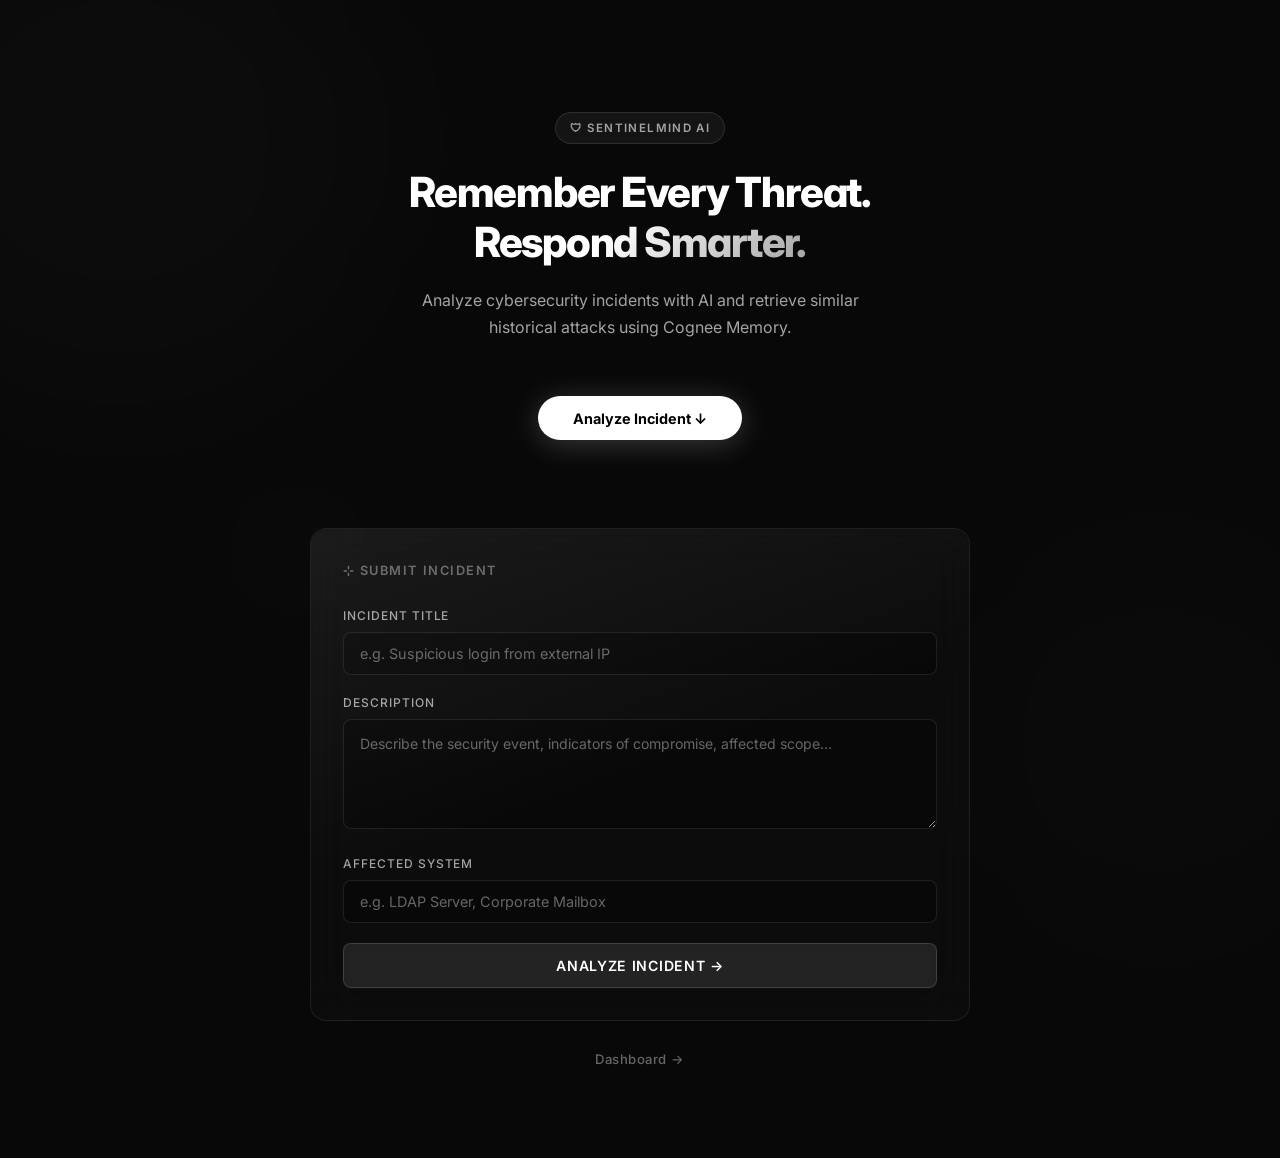
<file: frontend/index.html>
<!DOCTYPE html>
<html lang="en">

<head>
    <meta charset="UTF-8">
    <meta name="viewport" content="width=device-width, initial-scale=1.0">
    <title>SentinelMind AI — Incident Analysis</title>
    <meta name="description" content="AI-powered cybersecurity incident memory assistant. Submit and analyze security incidents instantly.">
    <link rel="stylesheet" href="styles.css">
    <style>
        .hero-btn:hover {
            background: #e5e5e5 !important;
            color: #000000 !important;
            box-shadow: 0 6px 35px rgba(255, 255, 255, 0.3) !important;
            transform: translateY(-2px) !important;
        }
    </style>
</head>

<body>

    <!-- Ambient colour blob -->
    <div class="ambient-blob"></div>

    <div class="container">

        <!-- Hero Landing Section -->
        <div class="hero" style="text-align: center; padding: 4rem 1rem 3.5rem; margin-bottom: 2rem; animation: fadeUp 0.6s ease-out both;">
            <div class="hero-badge" style="display: inline-block; padding: 0.35rem 0.85rem; border-radius: 20px; background: rgba(255,255,255,0.05); border: 1px solid rgba(255,255,255,0.1); font-size: 0.72rem; font-weight: 600; letter-spacing: 0.12em; text-transform: uppercase; color: var(--text-secondary); margin-bottom: 1.5rem;">
                🛡 SentinelMind AI
            </div>
            <h1 style="font-size: 2.6rem; font-weight: 800; line-height: 1.2; margin-bottom: 1.25rem; letter-spacing: -0.03em; display: block; text-align: center;">
                Remember Every Threat.<br>
                <span style="background: linear-gradient(135deg, #ffffff 40%, #a3a3a3 100%); -webkit-background-clip: text; -webkit-text-fill-color: transparent;">Respond Smarter.</span>
            </h1>
            <p style="font-size: 1rem; color: var(--text-secondary); max-width: 480px; margin: 0 auto 2rem; line-height: 1.65; text-align: center;">
                Analyze cybersecurity incidents with AI and retrieve similar historical attacks using Cognee Memory.
            </p>
            <button onclick="scrollToSubmit()" class="hero-btn" style="width: auto; display: inline-flex; margin: 1.5rem auto 0; padding: 0.85rem 2.2rem; font-size: 0.9rem; border-radius: 30px; background: #ffffff; color: #000000; border: none; font-weight: 700; cursor: pointer; transition: var(--transition); text-transform: none; letter-spacing: normal; box-shadow: 0 4px 30px rgba(255,255,255,0.20);">
                Analyze Incident ↓
            </button>
        </div>

        <div class="card" id="submit-section">

            <h2>⊹ Submit Incident</h2>

            <div class="form-group">
                <label for="title">Incident Title</label>
                <input type="text" id="title" placeholder="e.g. Suspicious login from external IP">
            </div>

            <div class="form-group">
                <label for="description">Description</label>
                <textarea id="description" placeholder="Describe the security event, indicators of compromise, affected scope…"></textarea>
            </div>

            <div class="form-group">
                <label for="system">Affected System</label>
                <input type="text" id="system" placeholder="e.g. LDAP Server, Corporate Mailbox">
            </div>

            <button id="analyze-btn" onclick="submitIncident()">
                Analyze Incident →
            </button>

            <div id="result"></div>

            <div id="memory-result"></div>

        </div>

        <div class="nav-container">
            <a href="dashboard.html" class="nav-link" id="dashboard-link">Dashboard &rarr;</a>
        </div>

    </div>

    <script src="script.js"></script>

</body>

</html>
</file>
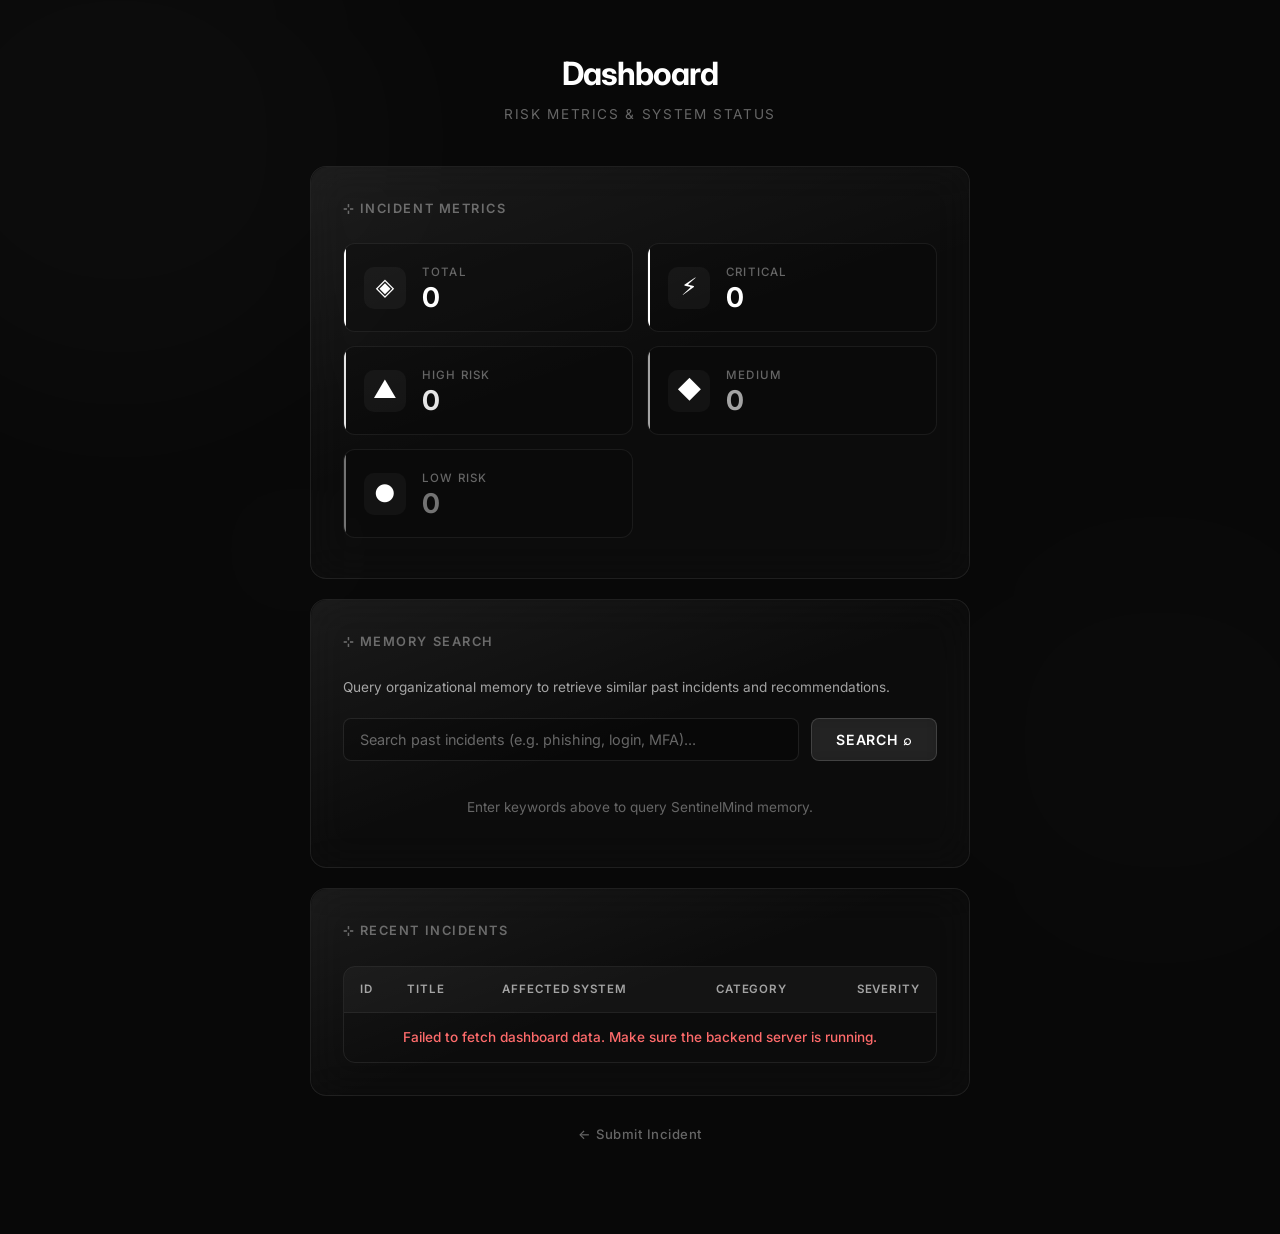
<file: frontend/dashboard.html>
<!DOCTYPE html>
<html lang="en">

<head>
    <meta charset="UTF-8">
    <meta name="viewport" content="width=device-width, initial-scale=1.0">
    <title>SentinelMind AI — Incident Dashboard</title>
    <meta name="description" content="Real-time cybersecurity incident risk metrics and status overview.">
    <link rel="stylesheet" href="styles.css">
</head>

<body>

    <!-- Ambient colour blob -->
    <div class="ambient-blob"></div>

    <div class="container">

        <h1>Dashboard</h1>
        <p class="subtitle">Risk Metrics &amp; System Status</p>

        <div class="card">

            <h2>⊹ Incident Metrics</h2>

            <div class="stats-grid">

                <div class="stat-card total">
                    <div class="stat-icon">◈</div>
                    <div class="stat-info">
                        <span class="stat-label">Total</span>
                        <span class="stat-value" id="stat-total">0</span>
                    </div>
                </div>

                <div class="stat-card critical">
                    <div class="stat-icon">⚡</div>
                    <div class="stat-info">
                        <span class="stat-label">Critical</span>
                        <span class="stat-value" id="stat-critical">0</span>
                    </div>
                </div>

                <div class="stat-card high">
                    <div class="stat-icon">▲</div>
                    <div class="stat-info">
                        <span class="stat-label">High Risk</span>
                        <span class="stat-value" id="stat-high">0</span>
                    </div>
                </div>

                <div class="stat-card medium">
                    <div class="stat-icon">◆</div>
                    <div class="stat-info">
                        <span class="stat-label">Medium</span>
                        <span class="stat-value" id="stat-medium">0</span>
                    </div>
                </div>

                <div class="stat-card low">
                    <div class="stat-icon">●</div>
                    <div class="stat-info">
                        <span class="stat-label">Low Risk</span>
                        <span class="stat-value" id="stat-low">0</span>
                    </div>
                </div>

            </div>
        </div>

        <div class="card">

            <h2>⊹ Memory Search</h2>
            <p style="color: var(--text-secondary); font-size: 0.85rem; margin-bottom: 1.25rem;">
                Query organizational memory to retrieve similar past incidents and recommendations.
            </p>

            <div class="search-bar" style="display: flex; gap: 0.75rem; margin-bottom: 1.25rem;">
                <input type="text" id="search-query" placeholder="Search past incidents (e.g. phishing, login, MFA)..." style="margin: 0;" onkeydown="if(event.key === 'Enter') searchMemory()">
                <button id="search-btn" onclick="searchMemory()" style="width: auto; margin-top: 0; padding: 0.75rem 1.5rem; flex-shrink: 0;">
                    Search ⌕
                </button>
            </div>

            <div id="search-results" class="search-results-container">
                <p style="text-align: center; color: var(--text-muted); font-size: 0.85rem; padding: 1rem 0;">
                    Enter keywords above to query SentinelMind memory.
                </p>
            </div>

        </div>

        <div class="card">

            <h2>⊹ Recent Incidents</h2>

            <div class="table-container">
                <table>
                    <thead>
                        <tr>
                            <th style="width: 8%">ID</th>
                            <th>Title</th>
                            <th>Affected System</th>
                            <th>Category</th>
                            <th style="width: 15%">Severity</th>
                        </tr>
                    </thead>
                    <tbody id="incidents-tbody">
                        <tr>
                            <td colspan="5" style="text-align: center; color: var(--text-muted);">
                                Loading security incidents...
                            </td>
                        </tr>
                    </tbody>
                </table>
            </div>

        </div>

        <div class="nav-container">
            <a href="index.html" class="nav-link nav-link-back" id="back-link">&larr; Submit Incident</a>
        </div>

    </div>

    <script src="dashboard.js"></script>

</body>

</html>
</file>
<file: frontend/styles.css>
@import url('https://fonts.googleapis.com/css2?family=Inter:wght@300;400;500;600;700&family=JetBrains+Mono:wght@400;500&display=swap');

/* ============================================
   DESIGN TOKENS — Minimalist Glassmorphism
   ============================================ */
:root {
    /* Background */
    --bg-base: #080808;
    --bg-surface: rgba(255, 255, 255, 0.03);
    --bg-surface-hover: rgba(255, 255, 255, 0.06);

    /* Glass */
    --glass-bg: rgba(255, 255, 255, 0.02);
    --glass-border: rgba(255, 255, 255, 0.08);
    --glass-border-focus: rgba(255, 255, 255, 0.35);
    --glass-blur: blur(20px);

    /* Accent — clean whites/grays */
    --accent: #ffffff;
    --accent-dim: rgba(255, 255, 255, 0.08);
    --accent-glow: rgba(255, 255, 255, 0.15);

    /* Grayscale Ambient */
    --blob-1: rgba(255, 255, 255, 0.02);
    --blob-2: rgba(255, 255, 255, 0.01);
    --blob-3: rgba(255, 255, 255, 0.01);

    /* Text */
    --text-primary: #ffffff;
    --text-secondary: #a3a3a3;
    --text-muted: #666666;

    /* Risk Badge Themes (High contrast monochrome) */
    --risk-critical: #ffffff;
    --risk-critical-bg: #ffffff;
    --risk-critical-text: #000000;

    --risk-high: #e5e5e5;
    --risk-high-bg: rgba(255, 255, 255, 0.14);
    --risk-high-border: rgba(255, 255, 255, 0.25);

    --risk-medium: #a3a3a3;
    --risk-medium-bg: rgba(255, 255, 255, 0.08);
    --risk-medium-border: rgba(255, 255, 255, 0.15);

    --risk-low: #737373;
    --risk-low-bg: rgba(255, 255, 255, 0.04);
    --risk-low-border: rgba(255, 255, 255, 0.08);

    /* System */
    --font: 'Inter', system-ui, sans-serif;
    --font-mono: 'JetBrains Mono', monospace;
    --radius-sm: 8px;
    --radius-md: 12px;
    --radius-lg: 16px;
    --transition: all 0.2s ease-in-out;
}

/* ============================================
   RESET
   ============================================ */
*, *::before, *::after {
    box-sizing: border-box;
    margin: 0;
    padding: 0;
}

/* ============================================
   BASE + AMBIENT BACKGROUND
   ============================================ */
body {
    min-height: 100vh;
    background-color: var(--bg-base);
    color: var(--text-primary);
    font-family: var(--font);
    font-size: 15px;
    line-height: 1.6;
    display: flex;
    justify-content: center;
    align-items: flex-start;
    overflow-x: hidden;
    padding: 3rem 1.25rem 5rem;
    position: relative;
}

/* Soft ambient blobs */
body::before,
body::after {
    content: '';
    position: fixed;
    border-radius: 50%;
    filter: blur(100px);
    pointer-events: none;
    z-index: 0;
}

body::before {
    width: 560px;
    height: 560px;
    top: -140px;
    left: -160px;
    background: var(--blob-1);
}

body::after {
    width: 480px;
    height: 480px;
    bottom: -80px;
    right: -120px;
    background: var(--blob-2);
}

/* Third blob — pink accent */
.ambient-blob {
    position: fixed;
    width: 340px;
    height: 340px;
    border-radius: 50%;
    background: var(--blob-3);
    filter: blur(90px);
    pointer-events: none;
    z-index: 0;
    bottom: 20%;
    left: 10%;
    opacity: 0.7;
}

/* ============================================
   LAYOUT
   ============================================ */
.container {
    width: 100%;
    max-width: 660px;
    position: relative;
    z-index: 10;
}

/* ============================================
   TYPOGRAPHY
   ============================================ */
h1 {
    font-size: 2rem;
    font-weight: 700;
    letter-spacing: -0.03em;
    text-align: center;
    color: var(--text-primary);
    margin-bottom: 0.3rem;
    display: flex;
    align-items: center;
    justify-content: center;
    gap: 0.5rem;
    font-feature-settings: "cv11" 1;
}

.subtitle {
    font-size: 0.85rem;
    font-weight: 400;
    color: var(--text-muted);
    text-align: center;
    letter-spacing: 0.12em;
    text-transform: uppercase;
    margin-bottom: 2.5rem;
}

h2 {
    font-size: 0.8rem;
    font-weight: 600;
    color: var(--text-muted);
    text-transform: uppercase;
    letter-spacing: 0.12em;
    margin-bottom: 1.5rem;
    display: flex;
    align-items: center;
    gap: 0.5rem;
}

/* ============================================
   GLASS CARD
   ============================================ */
.card {
    background: var(--glass-bg);
    backdrop-filter: var(--glass-blur);
    -webkit-backdrop-filter: var(--glass-blur);
    border: 1px solid var(--glass-border);
    border-radius: var(--radius-lg);
    padding: 2rem 2rem;
    margin-bottom: 1.25rem;
    position: relative;
    overflow: hidden;
    transition: var(--transition);
}

/* Subtle inner highlight at top */
.card::before {
    content: '';
    position: absolute;
    inset: 0;
    border-radius: inherit;
    background: linear-gradient(
        160deg,
        rgba(255, 255, 255, 0.06) 0%,
        transparent 50%
    );
    pointer-events: none;
}

.card:hover {
    border-color: rgba(255, 255, 255, 0.15);
    background: var(--bg-surface-hover);
}

/* ============================================
   FORM ELEMENTS
   ============================================ */
.form-group {
    margin-bottom: 1.1rem;
}

.form-group label {
    display: block;
    font-size: 0.75rem;
    font-weight: 500;
    color: var(--text-secondary);
    margin-bottom: 0.45rem;
    letter-spacing: 0.08em;
    text-transform: uppercase;
}

input[type="text"],
textarea {
    width: 100%;
    background: rgba(0, 0, 0, 0.25);
    border: 1px solid rgba(255, 255, 255, 0.09);
    border-radius: var(--radius-sm);
    padding: 0.75rem 1rem;
    font-family: var(--font);
    font-size: 0.9rem;
    color: var(--text-primary);
    transition: var(--transition);
    outline: none;
    -webkit-appearance: none;
}

textarea {
    min-height: 110px;
    resize: vertical;
    font-size: 0.88rem;
    line-height: 1.65;
}

input[type="text"]::placeholder,
textarea::placeholder {
    color: var(--text-muted);
}

input[type="text"]:focus,
textarea:focus {
    border-color: var(--glass-border-focus);
    background: rgba(0, 0, 0, 0.35);
    box-shadow: 0 0 0 3px rgba(255, 255, 255, 0.06);
}

/* ============================================
   BUTTON
   ============================================ */
button {
    width: 100%;
    background: rgba(255, 255, 255, 0.08);
    color: var(--accent);
    border: 1px solid rgba(255, 255, 255, 0.15);
    border-radius: var(--radius-sm);
    padding: 0.8rem 1.5rem;
    font-family: var(--font);
    font-size: 0.88rem;
    font-weight: 600;
    letter-spacing: 0.05em;
    cursor: pointer;
    transition: var(--transition);
    display: flex;
    justify-content: center;
    align-items: center;
    gap: 0.5rem;
    margin-top: 1.25rem;
    text-transform: uppercase;
    backdrop-filter: blur(8px);
    -webkit-backdrop-filter: blur(8px);
}

button:hover {
    background: rgba(255, 255, 255, 0.15);
    border-color: rgba(255, 255, 255, 0.40);
    transform: translateY(-1px);
    box-shadow: 0 4px 20px rgba(255, 255, 255, 0.05);
}

button:active {
    transform: translateY(0);
    box-shadow: none;
}

/* ============================================
   AI RESULT / ANALYSIS OUTPUT
   ============================================ */
#result {
    margin-top: 1.5rem;
    transition: var(--transition);
}

#result:empty {
    display: none;
}

.analysis-container {
    background: rgba(0, 0, 0, 0.20);
    border: 1px solid rgba(255, 255, 255, 0.07);
    border-radius: var(--radius-md);
    padding: 1.25rem 1.5rem;
    margin-top: 0.5rem;
    animation: fadeUp 0.35s ease-out both;
}

#result h3 {
    font-size: 0.72rem;
    font-weight: 600;
    color: var(--accent);
    text-transform: uppercase;
    letter-spacing: 0.14em;
    margin-bottom: 1rem;
    display: flex;
    align-items: center;
    gap: 0.4rem;
    padding-bottom: 0.75rem;
    border-bottom: 1px solid rgba(255, 255, 255, 0.06);
}

#result p {
    font-size: 0.88rem;
    line-height: 1.65;
    color: var(--text-secondary);
    margin-bottom: 0.6rem;
    display: flex;
    flex-wrap: wrap;
    align-items: flex-start;
    gap: 0.35rem;
}

#result p:last-child { margin-bottom: 0; }

#result p b {
    color: var(--text-primary);
    font-weight: 500;
    min-width: 130px;
    display: inline-block;
    font-size: 0.82rem;
    letter-spacing: 0.02em;
}

/* ============================================
   BADGES
   ============================================ */
.severity-badge {
    padding: 0.18rem 0.55rem;
    border-radius: 4px;
    font-size: 0.7rem;
    font-weight: 600;
    text-transform: uppercase;
    letter-spacing: 0.06em;
    display: inline-flex;
    align-items: center;
    border: 1px solid transparent;
}

.severity-critical {
    background: var(--risk-critical-bg);
    color: var(--risk-critical-text);
    border-color: var(--risk-critical);
}

.severity-high {
    background: var(--risk-high-bg);
    color: var(--risk-high);
    border-color: var(--risk-high-border);
}

.severity-medium {
    background: var(--risk-medium-bg);
    color: var(--risk-medium);
    border-color: var(--risk-medium-border);
}

.severity-low {
    background: var(--risk-low-bg);
    color: var(--risk-low);
    border-color: var(--risk-low-border);
}

/* ============================================
   NAVIGATION
   ============================================ */
.nav-container {
    text-align: center;
    margin-top: 1rem;
}

.nav-link {
    display: inline-flex;
    align-items: center;
    gap: 0.4rem;
    color: var(--text-muted);
    text-decoration: none;
    font-size: 0.82rem;
    font-weight: 500;
    letter-spacing: 0.04em;
    transition: var(--transition);
    padding: 0.45rem 0.9rem;
    border-radius: 8px;
    border: 1px solid transparent;
}

.nav-link:hover {
    color: var(--accent);
    background: var(--accent-dim);
    border-color: rgba(255, 255, 255, 0.15);
}

.nav-link-back:hover {
    transform: none;
}

/* ============================================
   DASHBOARD — STATS GRID
   ============================================ */
.stats-grid {
    display: grid;
    grid-template-columns: repeat(2, 1fr);
    gap: 0.9rem;
    margin-bottom: 0.5rem;
}

@media (max-width: 460px) {
    .stats-grid { grid-template-columns: 1fr; }
}

.stat-card {
    background: rgba(0, 0, 0, 0.18);
    border: 1px solid rgba(255, 255, 255, 0.07);
    border-radius: var(--radius-md);
    padding: 1.15rem 1.25rem;
    display: flex;
    align-items: center;
    gap: 1rem;
    transition: var(--transition);
    position: relative;
    overflow: hidden;
}

.stat-card::after {
    content: '';
    position: absolute;
    left: 0;
    top: 0;
    height: 100%;
    width: 2px;
    border-radius: 2px 0 0 2px;
}

.stat-card.total::after { background: var(--accent); }
.stat-card.critical::after { background: var(--risk-critical); }
.stat-card.high::after  { background: var(--risk-high); }
.stat-card.medium::after { background: var(--risk-medium); }
.stat-card.low::after   { background: var(--risk-low); }

.stat-card:hover {
    background: rgba(255, 255, 255, 0.05);
    border-color: rgba(255, 255, 255, 0.12);
    transform: translateY(-2px);
}

.stat-icon {
    font-size: 1.5rem;
    width: 42px;
    height: 42px;
    display: flex;
    align-items: center;
    justify-content: center;
    border-radius: 10px;
    background: rgba(255, 255, 255, 0.04);
    flex-shrink: 0;
}

.stat-info {
    display: flex;
    flex-direction: column;
    gap: 0.1rem;
}

.stat-label {
    font-size: 0.72rem;
    font-weight: 500;
    color: var(--text-muted);
    text-transform: uppercase;
    letter-spacing: 0.1em;
}

.stat-value {
    font-size: 1.7rem;
    font-weight: 700;
    letter-spacing: -0.02em;
    line-height: 1.1;
    color: var(--text-primary);
}

.stat-card.total .stat-value { color: var(--accent); }
.stat-card.critical .stat-value { color: var(--risk-critical); }
.stat-card.high  .stat-value { color: var(--risk-high); }
.stat-card.medium .stat-value { color: var(--risk-medium); }
.stat-card.low   .stat-value { color: var(--risk-low); }

/* ============================================
   ANIMATIONS
   ============================================ */
@keyframes fadeUp {
    from { opacity: 0; transform: translateY(8px); }
    to   { opacity: 1; transform: translateY(0); }
}

.card {
    animation: fadeUp 0.4s ease-out both;
}

.stat-card {
    animation: fadeUp 0.4s ease-out both;
}
.stat-card:nth-child(1) { animation-delay: 0.05s; }
.stat-card:nth-child(2) { animation-delay: 0.10s; }
.stat-card:nth-child(3) { animation-delay: 0.15s; }
.stat-card:nth-child(4) { animation-delay: 0.20s; }

/* ============================================
   SCROLLBAR
   ============================================ */
textarea::-webkit-scrollbar { width: 6px; }
textarea::-webkit-scrollbar-track {
    background: transparent;
}
textarea::-webkit-scrollbar-thumb {
    background: rgba(255, 255, 255, 0.08);
    border-radius: 6px;
}
textarea::-webkit-scrollbar-thumb:hover {
    background: rgba(255, 255, 255, 0.15);
}
.memory-card {
    background: rgba(255, 255, 255, 0.03);
    border: 1px solid rgba(255, 255, 255, 0.08);
    border-left: 4px solid var(--text-secondary);
    padding: 15px;
    border-radius: var(--radius-sm);
    margin-bottom: 15px;
}

.recommendation {
    margin-top: 10px;
    padding: 12px;
    background: rgba(255, 255, 255, 0.04);
    border: 1px solid rgba(255, 255, 255, 0.06);
    border-radius: var(--radius-sm);
}

/* ============================================
   TABLE STYLING
   ============================================ */
.table-container {
    overflow-x: auto;
    margin-top: 1rem;
    border: 1px solid rgba(255, 255, 255, 0.08);
    border-radius: var(--radius-md);
}

table {
    width: 100%;
    border-collapse: collapse;
    font-size: 0.85rem;
    text-align: left;
}

th, td {
    padding: 0.85rem 1rem;
    border-bottom: 1px solid rgba(255, 255, 255, 0.06);
}

th {
    background: rgba(255, 255, 255, 0.03);
    color: var(--text-secondary);
    font-weight: 600;
    text-transform: uppercase;
    font-size: 0.72rem;
    letter-spacing: 0.08em;
}

tr:last-child td {
    border-bottom: none;
}

tr:hover td {
    background: rgba(255, 255, 255, 0.02);
}
</file>
